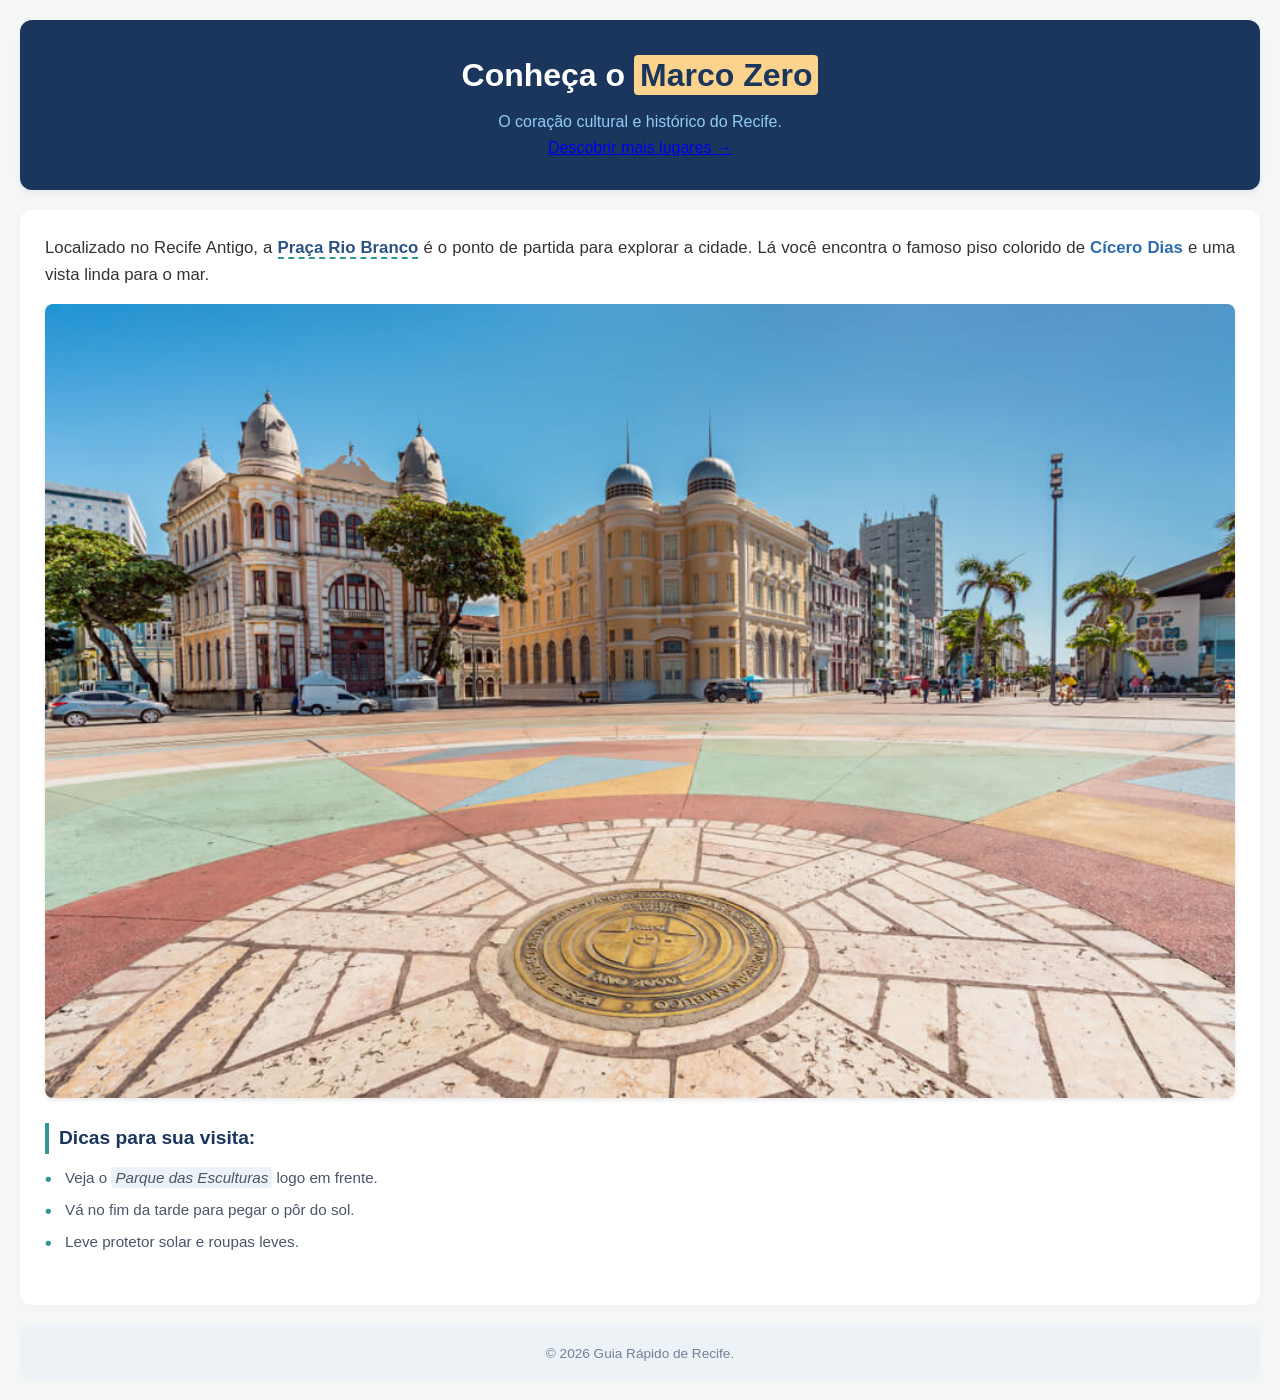
<file: index.html>
<!DOCTYPE html>
<html lang="pt-BR">
<head>
    <meta charset="UTF-8">
    <meta name="viewport" content="width=device-width, initial-scale=1.0">
    <link rel="stylesheet" href="style.css">
    
    <title>Marco Zero - Recife</title>
</head>
<body>

    <header>
        <h1>Conheça o <mark>Marco Zero</mark></h1>
        <p>O coração cultural e histórico do Recife.</p>
        <a href="pontos-turisticos.html" class="nav-link">Descobrir mais lugares &rarr;</a>
    </header>

    <main>
        
        <section>
            <p>Localizado no Recife Antigo, a <dfn>Praça Rio Branco</dfn> é o ponto de partida para explorar a cidade. Lá você encontra o famoso piso colorido de <strong>Cícero Dias</strong> e uma vista linda para o mar.</p>
            
            <img src="Praca-do-Maraco-Zero-Rosa-dos-Ventos-Abre.jpg" alt="Praça do Marco Zero" width="500">
        </section>

        <section>
            <h3>Dicas para sua visita:</h3>
            <ul>
                <li>Veja o <em>Parque das Esculturas</em> logo em frente.</li>
                <li>Vá no fim da tarde para pegar o pôr do sol.</li>
                <li>Leve protetor solar e roupas leves.</li>
            </ul>
        </section>

    </main>

    <footer>
        <p><small>&copy; 2026 Guia Rápido de Recife.</small></p>
    </footer>

</body>
</html>
</file>
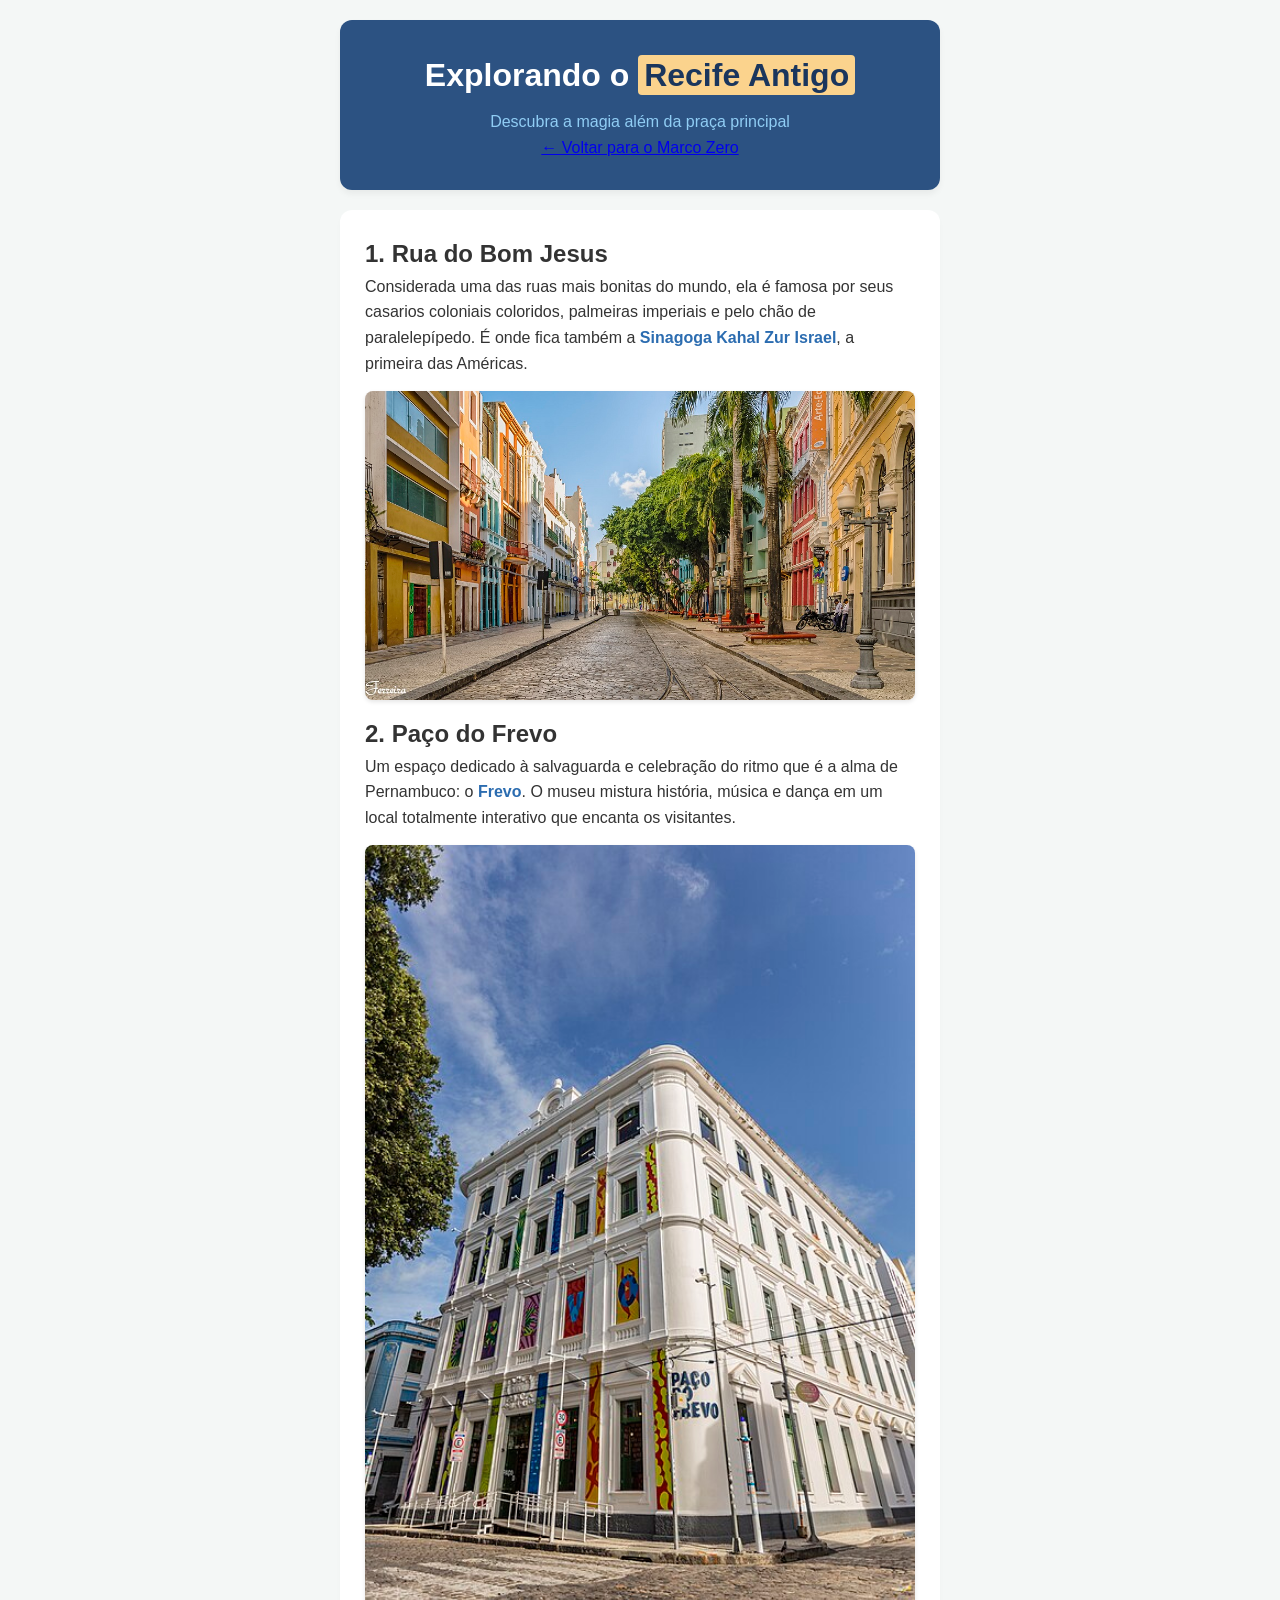
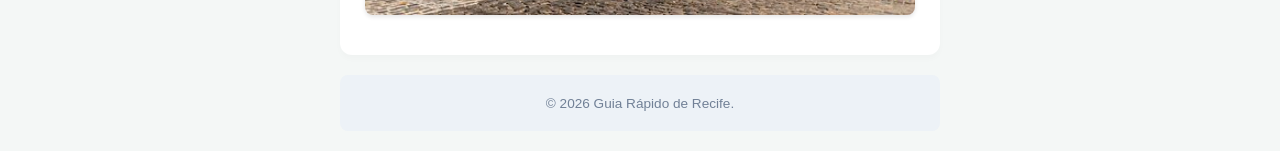
<file: pontos-turisticos.html>
<!DOCTYPE html>
<html lang="pt-BR">
<head>
    <meta charset="UTF-8">
    <meta name="viewport" content="width=device-width, initial-scale=1.0">
    <title>Recife Antigo - Pontos Turísticos</title>
    <link rel="stylesheet" href="style.css">
</head>
<body>

    <div class="container">
        <header style="background-color: #2c5282;">
            <h1>Explorando o <mark>Recife Antigo</mark></h1>
            <p>Descubra a magia além da praça principal</p>
            <a href="index.html" class="back-link">&larr; Voltar para o Marco Zero</a>
        </header>

        <main>
            <article class="local">
                <h2>1. Rua do Bom Jesus</h2>
                <p>Considerada uma das ruas mais bonitas do mundo, ela é famosa por seus casarios coloniais coloridos, palmeiras imperiais e pelo chão de paralelepípedo. É onde fica também a <strong>Sinagoga Kahal Zur Israel</strong>, a primeira das Américas.</p>
                <img src="16633544908_add49ee002_k.jpg" alt="Casarios coloridos da Rua do Bom Jesus no Recife">
            </article>

            <article class="local">
                <h2>2. Paço do Frevo</h2>
                <p>Um espaço dedicado à salvaguarda e celebração do ritmo que é a alma de Pernambuco: o <strong>Frevo</strong>. O museu mistura história, música e dança em um local totalmente interativo que encanta os visitantes.</p>
                <img src="Fachada_Paco_do_Frevo_mai_2025.jpg" alt="Museu Paço do Frevo">
            </article>
        </main>

        <footer>
            <p><small>&copy; 2026 Guia Rápido de Recife.</small></p>
        </footer>
    </div>

</body>
</html>
</file>
<file: style.css>
* {
            box-sizing: border-box;
            margin: 0;
            padding: 0;
        }

        body {
            font-family: 'Segoe UI', Tahoma, Geneva, Verdana, sans-serif;
            background-color: #f4f7f6; /* Fundo suave */
            color: #333333;
            line-height: 1.6;
            padding: 20px;
        }

        /* CONTAINER PRINCIPAL */
        .container {
            max-width: 600px;
            margin: 0 auto;
        }

        /* 1. CABEÇALHO */
        header {
            background-color: #1a365d; /* Azul Marinho Profundo */
            color: #ffffff;
            text-align: center;
            padding: 30px 20px;
            border-radius: 12px;
            margin-bottom: 20px;
            box-shadow: 0 4px 6px rgba(0, 0, 0, 0.05);
        }

        header h1 {
            font-size: 2rem;
            margin-bottom: 8px;
        }

        header p {
            font-size: 1rem;
            color: #90cdf4; /* Azul claro suave */
            font-weight: 300;
        }

        /* 2. CONTEÚDO PRINCIPAL */
        main {
            background-color: #ffffff;
            padding: 25px;
            border-radius: 12px;
            box-shadow: 0 4px 6px rgba(0, 0, 0, 0.02);
            margin-bottom: 20px;
        }

        section {
            margin-bottom: 25px;
        }

        section p {
            font-size: 1.05rem;
            text-align: justify;
            margin-bottom: 15px;
        }

        /* IMAGEM */
        img {
            width: 100%;
            height: auto;
            border-radius: 8px;
            box-shadow: 0 2px 4px rgba(0, 0, 0, 0.1);
            display: block;
            margin: 15px 0;
        }

        /* LISTA DE DICAS */
        h3 {
            color: #1a365d;
            font-size: 1.2rem;
            margin-bottom: 12px;
            border-left: 4px solid #319795; /* Barra lateral verde-água */
            padding-left: 10px;
        }

        ul {
            list-style-type: none; /* Remove as bolinhas padrão */
        }

        li {
            position: relative;
            padding-left: 20px;
            margin-bottom: 8px;
            font-size: 0.95rem;
            color: #4a5568;
        }

       
        li::before {
            content: "•";
            color: #319795; 
            font-weight: bold;
            font-size: 1.2rem;
            position: absolute;
            left: 0;
            top: -2px;
        }

        mark {
            background-color: #fbd38d; /* Destaque amarelo-sol */
            color: #1a365d;
            padding: 2px 6px;
            border-radius: 4px;
            font-weight: 600;
        }

        dfn {
            font-style: normal;
            font-weight: 600;
            color: #2c5282;
            border-bottom: 2px dashed #319795; /* Linha tracejada elegante */
            cursor: help;
        }

        strong {
            color: #2b6cb0; /* Nome do artista em azul destaque */
            font-weight: 700;
        }

        em {
            font-style: italic;
            background-color: #edf2f7;
            padding: 2px 4px;
            border-radius: 4px;
            color: #4a5568;
        }

        footer {
            text-align: center;
            padding: 15px;
            background-color: #edf2f7;
            border-radius: 8px;
        }

        small {
            font-size: 0.85rem;
            color: #718096;
        }
</file>
